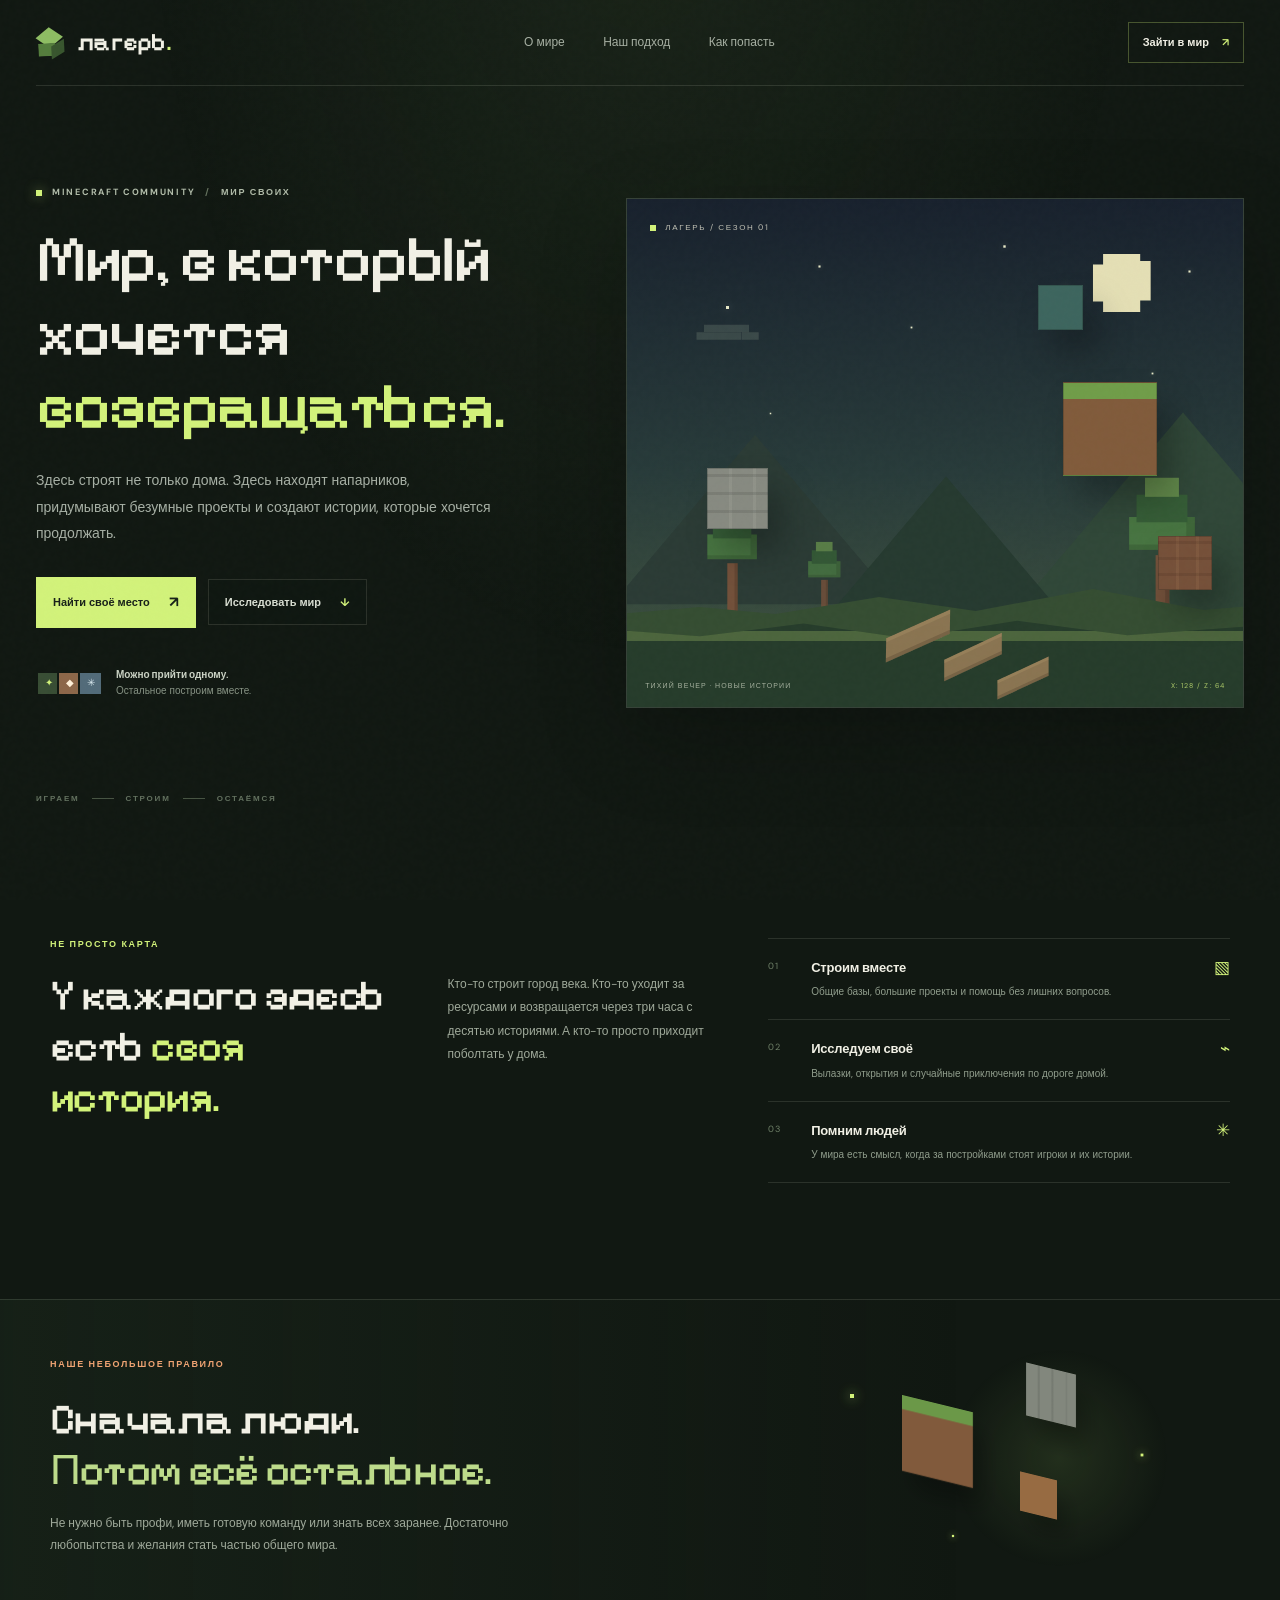
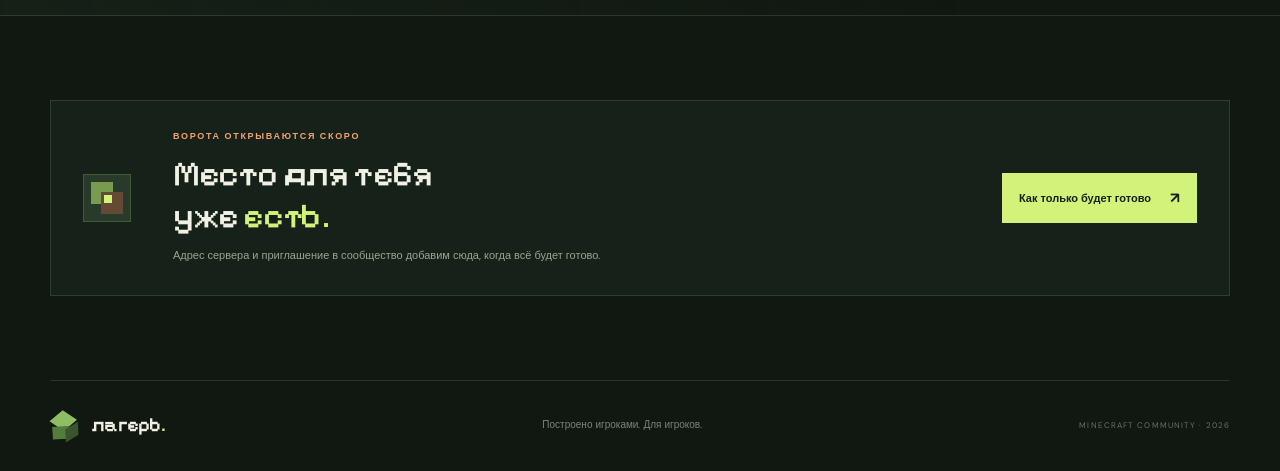
<file: index.html>
<!doctype html>
<html lang="ru">
<head>
  <meta charset="utf-8">
  <meta name="viewport" content="width=device-width, initial-scale=1">
  <meta name="theme-color" content="#111812">
  <meta name="description" content="Лагерь — уютное Minecraft-сообщество, где мир строится вместе, а истории создаются игроками.">
  <title>Лагерь — место своих</title>
  <link rel="preconnect" href="https://fonts.googleapis.com">
  <link rel="preconnect" href="https://fonts.gstatic.com" crossorigin>
  <link href="https://fonts.googleapis.com/css2?family=DM+Sans:wght@400;500;600;700&family=Pixelify+Sans:wght@400;500;600;700&display=swap" rel="stylesheet">
  <link rel="stylesheet" href="style.css">
  <script src="app.js" defer></script>
</head>
<body>
  <div class="page-noise" aria-hidden="true"></div>
  <header class="site-header">
    <a class="brand" href="#" aria-label="Лагерь — на главную">
      <span class="brand-icon" aria-hidden="true">
        <span class="brand-icon-top"></span><span class="brand-icon-front"></span><span class="brand-icon-side"></span>
      </span>
      <span class="brand-name">лагерь<span>.</span></span>
    </a>

    <button class="menu-toggle" id="menu-toggle" type="button" aria-expanded="false" aria-controls="primary-nav" aria-label="Открыть меню">
      <span></span><span></span>
    </button>

    <nav class="primary-nav" id="primary-nav" aria-label="Основная навигация">
      <a href="#world">О мире</a>
      <a href="#community">Наш подход</a>
      <a href="#join">Как попасть</a>
    </nav>

    <a class="header-link" href="#join">Зайти в мир <span aria-hidden="true">↗</span></a>
  </header>

  <main>
    <section class="hero" aria-labelledby="hero-title">
      <div class="hero-copy">
        <p class="eyebrow"><span class="status-dot"></span> MINECRAFT COMMUNITY <span class="eyebrow-divider">/</span> МИР СВОИХ</p>
        <h1 id="hero-title">Мир, в который<br>хочется <span>возвращаться.</span></h1>
        <p class="hero-description">Здесь строят не только дома. Здесь находят напарников, придумывают безумные проекты и создают истории, которые хочется продолжать.</p>
        <div class="hero-actions">
          <a class="button button-primary" href="#join">Найти своё место <span aria-hidden="true">↗</span></a>
          <a class="button button-quiet" href="#world">Исследовать мир <span aria-hidden="true">↓</span></a>
        </div>
        <div class="hero-note">
          <div class="player-stack" aria-hidden="true"><span>✦</span><span>◆</span><span>✳</span></div>
          <p><strong>Можно прийти одному.</strong><br>Остальное построим вместе.</p>
        </div>
      </div>

      <div class="world-art" role="img" aria-label="Ночной пиксельный мир Minecraft: холмы, деревья и парящие блоки">
        <div class="art-sky"></div>
        <div class="art-stars" aria-hidden="true"><i></i><i></i><i></i><i></i><i></i><i></i><i></i><i></i></div>
        <div class="pixel-moon" aria-hidden="true"></div>
        <div class="art-cloud cloud-a" aria-hidden="true"></div>
        <div class="art-cloud cloud-b" aria-hidden="true"></div>
        <div class="art-label"><span class="label-square"></span><span>ЛАГЕРЬ / СЕЗОН 01</span></div>

        <div class="mountain mountain-back" aria-hidden="true"></div>
        <div class="mountain mountain-mid" aria-hidden="true"></div>
        <div class="mountain mountain-front" aria-hidden="true"></div>
        <div class="block-tree tree-one" aria-hidden="true"><span></span><i></i><b></b></div>
        <div class="block-tree tree-two" aria-hidden="true"><span></span><i></i><b></b></div>
        <div class="block-tree tree-three" aria-hidden="true"><span></span><i></i><b></b></div>
        <div class="ground ground-back" aria-hidden="true"></div>
        <div class="ground ground-front" aria-hidden="true"></div>
        <div class="path-block path-one" aria-hidden="true"></div>
        <div class="path-block path-two" aria-hidden="true"></div>
        <div class="path-block path-three" aria-hidden="true"></div>

        <div class="floating-cube cube-grass cube-large" aria-hidden="true">
          <span class="cube-face cube-top"></span><span class="cube-face cube-front"></span><span class="cube-face cube-right"></span>
        </div>
        <div class="floating-cube cube-stone cube-small" aria-hidden="true">
          <span class="cube-face cube-top"></span><span class="cube-face cube-front"></span><span class="cube-face cube-right"></span>
        </div>
        <div class="floating-cube cube-diamond cube-tiny" aria-hidden="true">
          <span class="cube-face cube-top"></span><span class="cube-face cube-front"></span><span class="cube-face cube-right"></span>
        </div>
        <div class="floating-cube cube-dirt cube-medium" aria-hidden="true">
          <span class="cube-face cube-top"></span><span class="cube-face cube-front"></span><span class="cube-face cube-right"></span>
        </div>

        <div class="art-caption"><span>ТИХИЙ ВЕЧЕР · НОВЫЕ ИСТОРИИ</span><span class="caption-coordinates">X: 128 / Z: 64</span></div>
      </div>

      <div class="hero-bottomline" aria-hidden="true"><span>ИГРАЕМ</span><i></i><span>СТРОИМ</span><i></i><span>ОСТАЁМСЯ</span></div>
    </section>

    <section class="world-section section-wrap" id="world" aria-labelledby="world-title">
      <div class="section-intro">
        <p class="eyebrow">НЕ ПРОСТО КАРТА</p>
        <h2 id="world-title">У каждого здесь<br>есть <span>своя история.</span></h2>
      </div>
      <p class="section-description">Кто-то строит город века. Кто-то уходит за ресурсами и возвращается через три часа с десятью историями. А кто-то просто приходит поболтать у дома.</p>
      <div class="world-points">
        <article class="world-point">
          <span class="point-index">01</span>
          <div><h3>Строим вместе</h3><p>Общие базы, большие проекты и помощь без лишних вопросов.</p></div>
          <span class="point-symbol" aria-hidden="true">▧</span>
        </article>
        <article class="world-point">
          <span class="point-index">02</span>
          <div><h3>Исследуем своё</h3><p>Вылазки, открытия и случайные приключения по дороге домой.</p></div>
          <span class="point-symbol" aria-hidden="true">⌁</span>
        </article>
        <article class="world-point">
          <span class="point-index">03</span>
          <div><h3>Помним людей</h3><p>У мира есть смысл, когда за постройками стоят игроки и их истории.</p></div>
          <span class="point-symbol" aria-hidden="true">✳</span>
        </article>
      </div>
    </section>

    <section class="join-section" id="community" aria-labelledby="community-title">
      <div class="join-inner section-wrap">
        <div class="join-copy">
          <p class="eyebrow">НАШЕ НЕБОЛЬШОЕ ПРАВИЛО</p>
          <h2 id="community-title">Сначала люди.<br><span>Потом всё остальное.</span></h2>
          <p>Не нужно быть профи, иметь готовую команду или знать всех заранее. Достаточно любопытства и желания стать частью общего мира.</p>
        </div>
        <div class="join-block-illustration" aria-hidden="true">
          <div class="mini-block mini-grass"><i></i><b></b><span></span></div>
          <div class="mini-block mini-stone"><i></i><b></b><span></span></div>
          <div class="mini-block mini-wood"><i></i><b></b><span></span></div>
          <div class="join-spark spark-one"></div><div class="join-spark spark-two"></div><div class="join-spark spark-three"></div>
        </div>
      </div>
    </section>

    <section class="arrival-section section-wrap" id="join" aria-labelledby="arrival-title">
      <div class="arrival-card">
        <div class="arrival-icon" aria-hidden="true"><span></span><i></i><b></b></div>
        <div class="arrival-copy">
          <p class="eyebrow">ВОРОТА ОТКРЫВАЮТСЯ СКОРО</p>
          <h2 id="arrival-title">Место для тебя<br>уже <span>есть.</span></h2>
          <p>Адрес сервера и приглашение в сообщество добавим сюда, когда всё будет готово.</p>
        </div>
        <button class="button button-primary arrival-button" type="button" id="join-button">Как только будет готово <span aria-hidden="true">↗</span></button>
      </div>
    </section>
  </main>

  <footer class="site-footer section-wrap">
    <a class="brand footer-brand" href="#" aria-label="Лагерь — на главную">
      <span class="brand-icon" aria-hidden="true"><span class="brand-icon-top"></span><span class="brand-icon-front"></span><span class="brand-icon-side"></span></span>
      <span class="brand-name">лагерь<span>.</span></span>
    </a>
    <p>Построено игроками. Для игроков.</p>
    <span class="footer-note">MINECRAFT COMMUNITY · <span id="footer-year"></span></span>
  </footer>

  <div class="toast" id="toast" role="status" aria-live="polite"></div>
</body>
</html>
</file>
<file: style.css>
:root {
  color-scheme: dark;
  --bg: #111812;
  --bg-soft: #151f18;
  --panel: #1b271e;
  --panel-light: #223126;
  --text: #f1f0e5;
  --muted: #a6b1a2;
  --muted-dark: #788277;
  --lime: #d2f27a;
  --orange: #f0a473;
  --line: rgba(221, 231, 208, .13);
  --font: "DM Sans", sans-serif;
  --pixel: "Pixelify Sans", sans-serif;
  --page-width: 1180px;
}

* { box-sizing: border-box; }
html { scroll-behavior: smooth; scroll-padding-top: 100px; }
body {
  margin: 0;
  background: var(--bg);
  color: var(--text);
  font-family: var(--font);
  font-size: 15px;
  line-height: 1.65;
  -webkit-font-smoothing: antialiased;
}
body::before {
  content: "";
  position: fixed;
  inset: 0;
  z-index: -2;
  pointer-events: none;
  background: radial-gradient(ellipse at 50% -20%, rgba(79, 110, 66, .15), transparent 55%);
}
.page-noise {
  position: fixed;
  inset: 0;
  z-index: 20;
  pointer-events: none;
  opacity: .045;
  background-image: url("data:image/svg+xml,%3Csvg viewBox='0 0 180 180' xmlns='http://www.w3.org/2000/svg'%3E%3Cfilter id='n'%3E%3CfeTurbulence type='fractalNoise' baseFrequency='.85' numOctaves='3' stitchTiles='stitch'/%3E%3C/filter%3E%3Crect width='100%25' height='100%25' filter='url(%23n)' opacity='.38'/%3E%3C/svg%3E");
}
a { color: inherit; text-decoration: none; }
button { font: inherit; }
button, a { -webkit-tap-highlight-color: transparent; }
button:focus-visible, a:focus-visible { outline: 2px solid var(--lime); outline-offset: 4px; }
::selection { background: var(--lime); color: #172019; }

.section-wrap { width: min(var(--page-width), calc(100% - 72px)); margin-inline: auto; }
.site-header {
  width: min(1320px, calc(100% - 72px));
  min-height: 86px;
  margin: auto;
  display: flex;
  align-items: center;
  justify-content: space-between;
  gap: 28px;
  border-bottom: 1px solid var(--line);
  position: relative;
  z-index: 10;
}
.brand { display: inline-flex; align-items: center; gap: 12px; flex-shrink: 0; }
.brand-icon { display: inline-block; width: 29px; height: 29px; position: relative; transform: rotate(-3deg); }
.brand-icon span { position: absolute; display: block; }
.brand-icon-top { width: 17px; height: 17px; left: 5px; top: 1px; background: #8ebd63; transform: rotate(45deg) skew(-8deg, -8deg); }
.brand-icon-front { width: 17px; height: 13px; left: 2px; bottom: 1px; background: #547d3d; clip-path: polygon(0 0, 100% 0, 100% 100%, 0 100%); }
.brand-icon-side { width: 13px; height: 13px; right: 1px; bottom: 1px; background: #38552e; transform: skewY(-28deg); }
.brand-name { font-family: var(--pixel); font-size: 25px; font-weight: 600; letter-spacing: -.7px; }
.brand-name > span { color: var(--lime); }
.primary-nav { display: flex; align-items: center; gap: clamp(22px, 3vw, 43px); margin-left: auto; margin-right: auto; }
.primary-nav a { color: #a7b0a3; font-size: 12px; transition: color .2s ease; }
.primary-nav a:hover { color: var(--text); }
.header-link {
  color: var(--text);
  border: 1px solid rgba(210, 242, 122, .28);
  padding: 10px 14px;
  font-size: 11px;
  font-weight: 600;
  transition: background .2s, border-color .2s;
  white-space: nowrap;
}
.header-link span { color: var(--lime); margin-left: 10px; }
.header-link:hover { background: rgba(210, 242, 122, .08); border-color: var(--lime); }
.menu-toggle { display: none; }

.hero {
  width: min(1320px, calc(100% - 72px));
  margin-inline: auto;
  position: relative;
  display: grid;
  grid-template-columns: minmax(0, .92fr) minmax(400px, 1.08fr);
  align-items: center;
  gap: clamp(34px, 5vw, 76px);
  min-height: min(740px, calc(100svh - 86px));
  padding-block: 64px 70px;
}
.hero-copy { position: relative; z-index: 2; padding-block: 18px 38px; }
.eyebrow {
  margin: 0 0 22px;
  display: flex;
  align-items: center;
  flex-wrap: wrap;
  gap: 10px;
  color: #b1bca9;
  font-size: 9px;
  line-height: 1.5;
  font-weight: 700;
  letter-spacing: 1.7px;
}
.status-dot { width: 6px; height: 6px; display: inline-block; background: var(--lime); box-shadow: 0 0 12px rgba(210, 242, 122, .5); }
.eyebrow-divider { color: #66735f; }
h1, h2, h3, p { margin-top: 0; }
h1, h2 { font-family: var(--pixel); font-weight: 500; letter-spacing: -.035em; text-transform: none; }
h1 {
  margin-bottom: 24px;
  font-size: clamp(45px, 5.15vw, 72px);
  line-height: 1.12;
  letter-spacing: -.045em;
  text-wrap: balance;
}
h1 span, h2 span { color: var(--lime); }
.hero-description { max-width: 455px; margin-bottom: 30px; color: #a7b0a5; font-size: 14px; line-height: 1.9; }
.hero-actions { display: flex; flex-wrap: wrap; align-items: center; gap: 12px; }
.button {
  min-height: 46px;
  display: inline-flex;
  align-items: center;
  justify-content: center;
  gap: 19px;
  padding: 12px 16px;
  border: 1px solid transparent;
  font-size: 11px;
  font-weight: 700;
  cursor: pointer;
  transition: transform .2s ease, background .2s ease, border-color .2s ease;
}
.button:hover { transform: translateY(-2px); }
.button-primary { color: #182119; background: var(--lime); }
.button-primary:hover { background: #e0ff9a; }
.button-primary span { font-size: 15px; }
.button-quiet { border-color: var(--line); color: #d9dfd3; background: rgba(15, 22, 16, .25); }
.button-quiet span { color: var(--lime); }
.button-quiet:hover { border-color: rgba(210, 242, 122, .45); background: rgba(210, 242, 122, .05); }
.hero-note { display: flex; align-items: center; gap: 13px; margin-top: 39px; color: #879384; font-size: 10px; line-height: 1.65; }
.hero-note p { margin: 0; }
.hero-note strong { color: #cbd3c5; font-weight: 600; }
.player-stack { display: flex; align-items: center; padding-left: 4px; }
.player-stack span {
  width: 25px;
  height: 25px;
  display: grid;
  place-items: center;
  margin-left: -4px;
  border: 2px solid var(--bg);
  background: #384d34;
  color: #d2f27a;
  font-size: 10px;
}
.player-stack span:nth-child(2) { background: #8d6749; color: #fff0d8; }
.player-stack span:nth-child(3) { background: #526b79; color: #dcecf1; }
.hero-bottomline {
  position: absolute;
  bottom: 21px;
  left: 0;
  display: flex;
  align-items: center;
  gap: 12px;
  color: #63715f;
  font-size: 8px;
  font-weight: 700;
  letter-spacing: 1.8px;
}
.hero-bottomline i { display: block; width: 22px; height: 1px; background: #475443; }

/* The illustration is composed from CSS shapes. No heavy image or game assets are required. */
.world-art {
  position: relative;
  isolation: isolate;
  height: min(510px, 59vw);
  min-height: 390px;
  overflow: hidden;
  perspective: 1000px;
  border: 1px solid rgba(216, 229, 194, .16);
  background: #17221e;
  box-shadow: 0 30px 85px rgba(0, 0, 0, .2);
}
.art-sky { position: absolute; inset: 0; background: linear-gradient(180deg, #18212d 0%, #283b3a 54%, #435640 100%); }
.art-stars { position: absolute; inset: 0; }
.art-stars i { position: absolute; width: 3px; height: 3px; background: #e7e9c8; box-shadow: 0 0 8px rgba(231, 233, 200, .4); }
.art-stars i:nth-child(1) { left: 16%; top: 21%; }
.art-stars i:nth-child(2) { left: 31%; top: 13%; transform: scale(.7); }
.art-stars i:nth-child(3) { left: 46%; top: 25%; transform: scale(.6); }
.art-stars i:nth-child(4) { left: 71%; top: 17%; }
.art-stars i:nth-child(5) { left: 85%; top: 34%; transform: scale(.6); }
.art-stars i:nth-child(6) { left: 61%; top: 9%; transform: scale(.8); }
.art-stars i:nth-child(7) { left: 23%; top: 42%; transform: scale(.5); }
.art-stars i:nth-child(8) { left: 91%; top: 14%; transform: scale(.7); }
.pixel-moon {
  position: absolute;
  width: 58px;
  height: 58px;
  top: 55px;
  right: 15%;
  background: #e4dfb5;
  box-shadow: 0 0 0 7px rgba(228, 223, 181, .035), 0 0 40px rgba(228, 223, 181, .13);
  clip-path: polygon(18% 0, 82% 0, 82% 12%, 100% 12%, 100% 80%, 82% 80%, 82% 100%, 18% 100%, 18% 82%, 0 82%, 0 18%, 18% 18%);
}
.art-label { position: absolute; top: 22px; left: 23px; z-index: 8; display: flex; align-items: center; gap: 9px; color: rgba(244, 242, 222, .77); font-size: 8px; letter-spacing: 1.7px; }
.label-square { width: 6px; height: 6px; background: var(--lime); }
.art-cloud { position: absolute; z-index: 1; width: 60px; height: 10px; background: rgba(175, 194, 166, .18); box-shadow: 10px -10px 0 rgba(175, 194, 166, .18), 23px 0 0 rgba(175, 194, 166, .18); }
.cloud-a { left: 10%; top: 26%; transform: scale(.75); }
.cloud-b { right: 21%; top: 39%; transform: scale(.48); }
.mountain { position: absolute; bottom: 90px; height: 0; width: 0; border-left: 165px solid transparent; border-right: 165px solid transparent; border-bottom: 195px solid #293d33; }
.mountain-back { left: -6%; transform: scale(.87); border-bottom-color: #2b3b35; }
.mountain-mid { right: -17%; bottom: 82px; transform: scale(1.18); border-bottom-color: #304738; }
.mountain-front { left: 25%; bottom: 65px; transform: scale(.7); border-bottom-color: #263a30; }
.ground { position: absolute; z-index: 3; bottom: -1px; left: -5%; width: 112%; height: 125px; }
.ground-back { bottom: 28px; height: 100px; background: #354d32; clip-path: polygon(0 37%, 15% 28%, 26% 35%, 41% 18%, 55% 32%, 72% 10%, 88% 31%, 100% 24%, 100% 100%, 0 100%); }
.ground-front { height: 97px; background: #263c2b; clip-path: polygon(0 18%, 15% 26%, 30% 13%, 45% 28%, 61% 10%, 77% 25%, 100% 13%, 100% 100%, 0 100%); }
.ground-front::before { content: ""; position: absolute; top: 20px; left: 0; width: 100%; height: 10px; background: rgba(137, 168, 90, .38); }
.path-block { position: absolute; z-index: 4; width: 64px; height: 24px; background: #8a7451; box-shadow: inset 0 4px 0 rgba(234, 203, 149, .12), inset 0 -4px 0 rgba(41, 32, 23, .2); transform: skewY(-25deg) rotate(1deg); }
.path-one { left: 42%; bottom: 59px; }
.path-two { left: 51%; bottom: 38px; transform: scale(.9) skewY(-25deg); }
.path-three { left: 59%; bottom: 17px; transform: scale(.8) skewY(-25deg); }
.block-tree { position: absolute; z-index: 3; bottom: 88px; width: 13px; height: 62px; background: #72503a; box-shadow: inset -4px 0 rgba(0, 0, 0, .12); }
.block-tree span, .block-tree i, .block-tree b { position: absolute; display: block; background: #355c36; }
.block-tree span { width: 62px; height: 31px; left: -25px; top: -36px; background: #477441; box-shadow: inset -8px -5px rgba(0,0,0,.12); }
.block-tree i { width: 48px; height: 26px; left: -18px; top: -57px; }
.block-tree b { width: 32px; height: 18px; left: -10px; top: -73px; background: #61884a; }
.tree-one { left: 16%; transform: scale(.8); }
.tree-two { right: 12%; transform: scale(1.06); }
.tree-three { left: 31%; bottom: 80px; transform: scale(.52); opacity: .85; }

/* Each floating block has three visible, textured faces and a separate bob animation. */
.floating-cube {
  --size: 78px;
  position: absolute;
  z-index: 6;
  width: var(--size);
  height: var(--size);
  transform-style: preserve-3d;
  animation: cube-float 6s ease-in-out infinite;
  filter: drop-shadow(15px 22px 16px rgba(0, 0, 0, .25));
}
.cube-large { --size: 94px; right: 14%; top: 36%; animation-delay: -1.4s; }
.cube-small { --size: 61px; left: 13%; top: 53%; animation-delay: -3.2s; }
.cube-tiny { --size: 45px; right: 26%; top: 17%; animation-delay: -2.4s; }
.cube-medium { --size: 54px; right: 5%; bottom: 23%; animation-delay: -4.1s; }
.cube-face { position: absolute; display: block; width: var(--size); height: var(--size); border: 1px solid rgba(17, 25, 19, .22); backface-visibility: hidden; }
.cube-top { transform: rotateX(90deg) translateZ(calc(var(--size) / 2)); transform-origin: center; }
.cube-front { transform: translateZ(calc(var(--size) / 2)); }
.cube-right { transform: rotateY(90deg) translateZ(calc(var(--size) / 2)); }
.cube-grass .cube-top { background: #79a84d; background-image: repeating-linear-gradient(90deg, transparent 0 14px, rgba(212, 239, 148, .1) 14px 17px), repeating-linear-gradient(0deg, transparent 0 13px, rgba(34, 67, 34, .12) 13px 16px); }
.cube-grass .cube-front { background: linear-gradient(to bottom, #6d9c46 0 18%, #815b3b 18% 100%); background-image: linear-gradient(to bottom, #709d49 0 17%, #815b3b 17% 100%), repeating-linear-gradient(90deg, transparent 0 21px, rgba(40, 28, 18, .14) 21px 25px); background-blend-mode: normal; }
.cube-grass .cube-right { background: linear-gradient(to bottom, #527c3c 0 18%, #63442f 18% 100%); }
.cube-stone .cube-top, .cube-stone .cube-front, .cube-stone .cube-right { background-color: #878a81; background-image: repeating-linear-gradient(0deg, transparent 0 15px, rgba(29, 35, 33, .13) 15px 18px), repeating-linear-gradient(90deg, transparent 0 21px, rgba(245, 241, 223, .08) 21px 24px); }
.cube-stone .cube-right { background-color: #676e67; }
.cube-diamond .cube-top, .cube-diamond .cube-front, .cube-diamond .cube-right { background-color: #3d655e; background-image: radial-gradient(rect at 25% 35%, #77d7c6 0 4px, transparent 4px), radial-gradient(rect at 73% 70%, #8ae0d6 0 5px, transparent 5px), repeating-linear-gradient(90deg, transparent 0 13px, rgba(20, 50, 47, .25) 13px 16px); }
.cube-diamond .cube-right { background-color: #31524e; }
.cube-dirt .cube-top { background: #7c5940; }
.cube-dirt .cube-front { background: #755039; background-image: repeating-linear-gradient(0deg, transparent 0 13px, rgba(42, 25, 16, .12) 13px 16px), repeating-linear-gradient(90deg, transparent 0 17px, rgba(232, 185, 123, .08) 17px 20px); }
.cube-dirt .cube-right { background: #5f402f; }
@keyframes cube-float {
  0%, 100% { transform: translateY(0) rotateX(-18deg) rotateY(-28deg) rotateZ(4deg); }
  50% { transform: translateY(-13px) rotateX(-22deg) rotateY(-20deg) rotateZ(1deg); }
}
.art-caption { position: absolute; z-index: 9; bottom: 15px; left: 18px; right: 18px; display: flex; justify-content: space-between; gap: 10px; color: rgba(234, 239, 219, .65); font-size: 7px; letter-spacing: 1.1px; }
.caption-coordinates { color: rgba(210, 242, 122, .78); }

/* Content stays intentionally short: a clear introduction and three simple principles. */
.world-section { padding-block: 112px 116px; display: grid; grid-template-columns: .9fr .7fr 1.2fr; gap: clamp(28px, 4vw, 62px); align-items: start; }
.section-intro .eyebrow { color: var(--lime); margin-bottom: 18px; }
h2 { font-size: clamp(31px, 3.35vw, 45px); line-height: 1.2; margin-bottom: 0; letter-spacing: -.04em; }
.section-description { color: #9fa99a; font-size: 12px; line-height: 1.95; margin: 35px 0 0; }
.world-points { grid-column: 3; grid-row: 1; border-top: 1px solid var(--line); }
.world-point { display: grid; grid-template-columns: 30px 1fr 22px; gap: 13px; align-items: start; padding: 18px 0; border-bottom: 1px solid var(--line); }
.point-index { padding-top: 2px; color: #6f8068; font-size: 9px; letter-spacing: 1px; }
.world-point h3 { margin: 0 0 5px; font-size: 13px; font-weight: 700; letter-spacing: -.2px; }
.world-point p { margin: 0; color: #909d8c; font-size: 10px; line-height: 1.8; }
.point-symbol { color: var(--lime); font-size: 17px; line-height: 1.2; text-align: right; }

.join-section { border-top: 1px solid var(--line); border-bottom: 1px solid var(--line); background: linear-gradient(90deg, rgba(29, 44, 31, .42), rgba(17, 24, 18, 0) 75%); overflow: hidden; }
.join-inner { display: grid; grid-template-columns: 1fr .8fr; gap: 40px; align-items: center; min-height: 310px; padding-block: 58px; }
.join-copy { max-width: 560px; }
.join-copy .eyebrow { color: var(--orange); }
.join-copy h2 { margin-bottom: 15px; }
.join-copy h2 span { color: #bddb8b; }
.join-copy > p:last-child { max-width: 490px; color: #9fa99a; font-size: 12px; line-height: 1.9; margin-bottom: 0; }
.join-block-illustration { height: 190px; position: relative; isolation: isolate; }
.join-block-illustration::before { content: ""; position: absolute; width: 220px; height: 220px; top: -15px; right: 12%; border-radius: 50%; background: radial-gradient(circle, rgba(126, 166, 83, .16), transparent 70%); }
.mini-block { --b: 70px; position: absolute; width: var(--b); height: var(--b); transform-style: preserve-3d; transform: rotateX(-24deg) rotateY(-31deg); filter: drop-shadow(12px 18px 12px rgba(0,0,0,.25)); }
.mini-block i, .mini-block b, .mini-block span { position: absolute; display: block; width: var(--b); height: var(--b); }
.mini-block i { transform: rotateX(90deg) translateZ(calc(var(--b) / 2)); background: #7ba64c; }
.mini-block b { transform: translateZ(calc(var(--b) / 2)); background: linear-gradient(#6b9848 0 18%, #815a3c 18%); }
.mini-block span { transform: rotateY(90deg) translateZ(calc(var(--b) / 2)); background: linear-gradient(#547b3e 0 18%, #64452f 18%); }
.mini-grass { --b: 83px; top: 37px; left: 34%; animation: mini-float 5s ease-in-out infinite; }
.mini-stone { --b: 58px; top: 3px; left: 59%; animation: mini-float 6s ease-in-out -2s infinite; }
.mini-stone i, .mini-stone b, .mini-stone span { background-color: #82877d; background-image: repeating-linear-gradient(90deg, transparent 0 14px, rgba(20,25,22,.12) 14px 16px); }
.mini-wood { --b: 43px; top: 111px; left: 58%; animation: mini-float 5.5s ease-in-out -1s infinite; }
.mini-wood i { background: #bb8b57; }.mini-wood b { background: #976b42; }.mini-wood span { background: #795436; }
.join-spark { position: absolute; width: 4px; height: 4px; background: var(--lime); box-shadow: 0 0 12px var(--lime); }
.spark-one { top: 31px; left: 25%; }.spark-two { top: 90px; right: 17%; transform: scale(.7); }.spark-three { bottom: 15px; left: 45%; transform: scale(.55); }
@keyframes mini-float { 0%, 100% { translate: 0 0; } 50% { translate: 0 -10px; } }

.arrival-section { padding-block: 84px; }
.arrival-card { display: grid; grid-template-columns: 62px 1fr auto; align-items: center; gap: 28px; padding: 29px 32px; border: 1px solid var(--line); background: rgba(27, 39, 30, .65); }
.arrival-icon { width: 48px; height: 48px; position: relative; background: #293a2a; border: 1px solid rgba(210, 242, 122, .17); }
.arrival-icon span, .arrival-icon i, .arrival-icon b { position: absolute; display: block; }
.arrival-icon span { width: 22px; height: 22px; left: 7px; top: 7px; background: #789b50; }
.arrival-icon i { width: 22px; height: 22px; right: 7px; bottom: 7px; background: #644a34; }
.arrival-icon b { width: 8px; height: 8px; top: 20px; left: 20px; background: #d2f27a; }
.arrival-copy .eyebrow { margin-bottom: 9px; color: var(--orange); }
.arrival-copy h2 { font-size: clamp(25px, 3vw, 35px); margin-bottom: 9px; }
.arrival-copy > p:last-child { max-width: 510px; margin: 0; color: #98a594; font-size: 11px; line-height: 1.8; }
.arrival-button { white-space: nowrap; }
.site-footer { min-height: 91px; display: flex; align-items: center; justify-content: space-between; gap: 20px; padding-block: 18px; border-top: 1px solid var(--line); }
.footer-brand .brand-name { font-size: 20px; }
.site-footer > p { margin: 0; color: #788576; font-size: 10px; }
.footer-note { color: #677361; font-size: 8px; letter-spacing: 1.1px; white-space: nowrap; }

.toast { position: fixed; z-index: 40; left: 50%; bottom: 24px; width: max-content; max-width: calc(100% - 32px); padding: 12px 16px; background: #e9efda; color: #1a261c; font-size: 12px; box-shadow: 0 10px 35px rgba(0, 0, 0, .28); opacity: 0; transform: translate(-50%, 12px); pointer-events: none; transition: opacity .22s ease, transform .22s ease; }
.toast.is-visible { opacity: 1; transform: translate(-50%, 0); }

@media (min-width: 1500px) {
  .hero { min-height: 760px; }
  .world-art { height: 540px; }
}
@media (max-width: 1080px) {
  .hero { grid-template-columns: minmax(0, .95fr) minmax(350px, 1.05fr); gap: 35px; }
  .world-section { grid-template-columns: 1fr 1fr; gap: 28px 42px; }
  .section-description { margin-top: 6px; }
  .world-points { grid-column: 1 / -1; grid-row: auto; }
  .join-inner { gap: 15px; }
}
@media (max-width: 760px) {
  .section-wrap, .site-header, .hero { width: calc(100% - 38px); }
  .site-header { min-height: 73px; gap: 13px; }
  .brand-name { font-size: 22px; }
  .header-link { margin-left: auto; padding: 8px 10px; font-size: 10px; }
  .header-link span { margin-left: 5px; }
  .menu-toggle { display: flex; flex-direction: column; justify-content: center; gap: 6px; order: 3; width: 38px; height: 38px; padding: 9px; border: 1px solid var(--line); background: transparent; cursor: pointer; }
  .menu-toggle span { height: 1px; width: 100%; background: var(--text); transition: transform .2s ease; }
  .menu-toggle[aria-expanded="true"] span:first-child { transform: translateY(3.5px) rotate(45deg); }
  .menu-toggle[aria-expanded="true"] span:last-child { transform: translateY(-3.5px) rotate(-45deg); }
  .primary-nav { position: absolute; top: 61px; left: 0; right: 0; display: none; flex-direction: column; align-items: stretch; gap: 0; margin: 0; padding: 8px 16px; border: 1px solid var(--line); background: #172019; box-shadow: 0 20px 35px rgba(0,0,0,.25); }
  .primary-nav.is-open { display: flex; }
  .primary-nav a { padding: 12px 0; border-bottom: 1px solid var(--line); }
  .primary-nav a:last-child { border-bottom: 0; }
  .hero { grid-template-columns: 1fr; gap: 28px; min-height: unset; padding-block: 53px 66px; }
  .hero-copy { padding: 0; }
  .hero .eyebrow { font-size: 8px; margin-bottom: 18px; }
  h1 { font-size: clamp(43px, 10.5vw, 65px); line-height: 1.12; }
  .hero-description { max-width: 560px; font-size: 13px; line-height: 1.85; }
  .hero-note { margin-top: 28px; }
  .world-art { width: 100%; height: min(105vw, 470px); min-height: 325px; }
  .hero-bottomline { bottom: 19px; }
  .world-section { padding-block: 72px 76px; grid-template-columns: 1fr; gap: 21px; }
  .section-description { max-width: 530px; margin: 0; }
  .world-points { grid-column: 1; }
  .world-point { padding: 16px 0; }
  .join-inner { grid-template-columns: 1fr; gap: 0; padding-block: 49px 25px; }
  .join-copy { max-width: 550px; }
  .join-block-illustration { height: 165px; margin-top: 12px; }
  .mini-grass { left: 38%; top: 28px; }
  .mini-stone { left: 59%; top: 0; }
  .mini-wood { left: 60%; top: 100px; }
  .arrival-section { padding-block: 56px; }
  .arrival-card { grid-template-columns: 48px 1fr; gap: 15px; padding: 22px 18px; }
  .arrival-icon { width: 42px; height: 42px; }
  .arrival-copy h2 { font-size: 29px; }
  .arrival-button { grid-column: 1 / -1; justify-self: start; }
  .site-footer { flex-wrap: wrap; gap: 11px 20px; padding-block: 20px; }
  .site-footer > p { order: 3; width: 100%; }
  .footer-note { margin-left: auto; }
}
@media (max-width: 390px) {
  .section-wrap, .site-header, .hero { width: calc(100% - 28px); }
  .brand { gap: 8px; }
  .brand-name { font-size: 20px; }
  .header-link { font-size: 9px; }
  .hero-actions { align-items: stretch; flex-direction: column; }
  .hero-actions .button { width: 100%; }
  .world-art { min-height: 300px; }
  .cube-large { right: 11%; }
  .cube-small { left: 9%; }
  .arrival-card { grid-template-columns: 1fr; }
  .arrival-icon { display: none; }
}
@media (prefers-reduced-motion: reduce) {
  *, *::before, *::after { scroll-behavior: auto !important; animation-duration: .01ms !important; animation-iteration-count: 1 !important; transition-duration: .01ms !important; }
}
</file>
